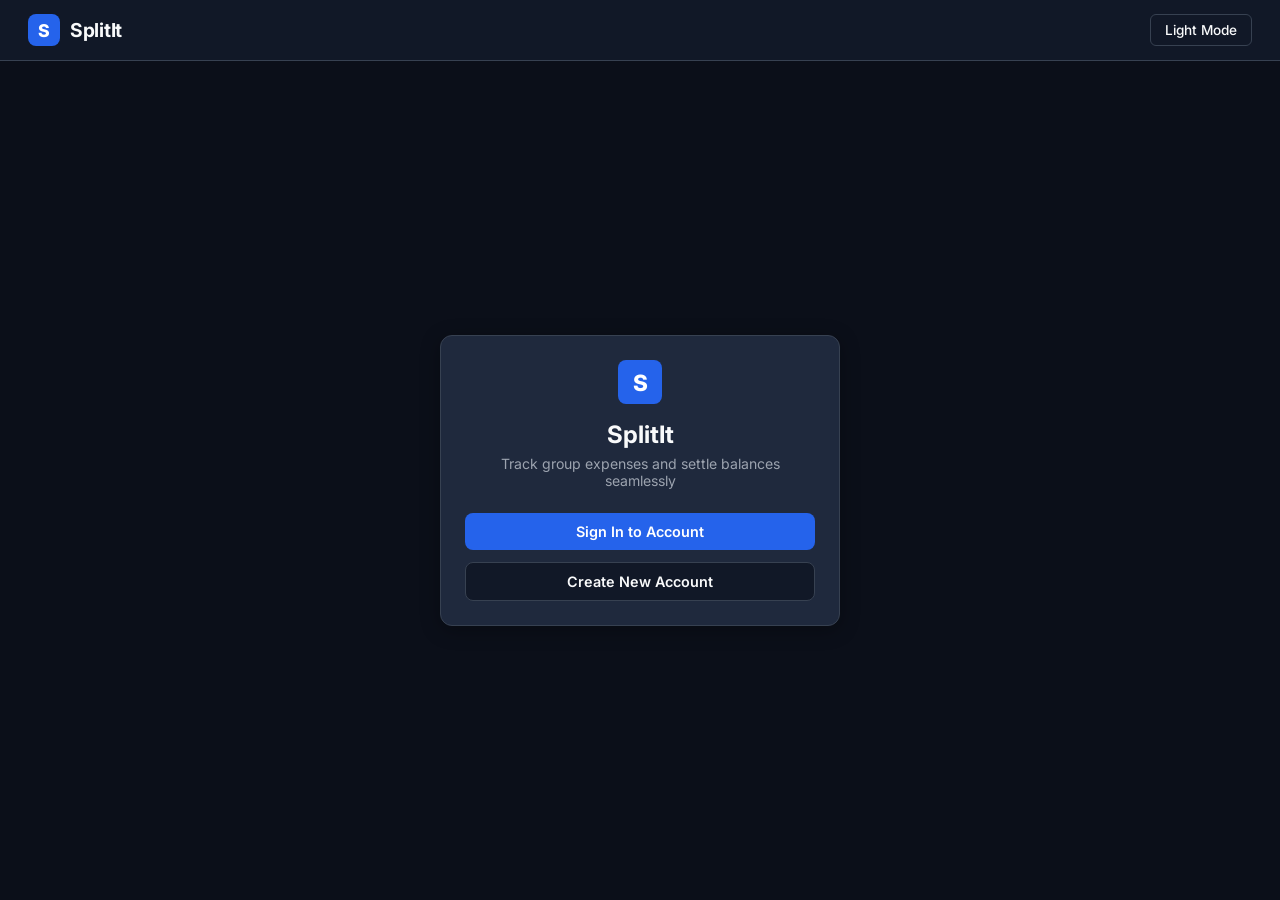
<file: web/index.html>
<!DOCTYPE html>
<html lang="en">
<head>
  <meta charset="UTF-8">
  <meta name="viewport" content="width=device-width, initial-scale=1.0">
  <title>SplitIt - Shared Expense Management</title>
  <link rel="stylesheet" href="css/styles.css">
  <link rel="preconnect" href="https://fonts.googleapis.com">
  <link rel="preconnect" href="https://fonts.gstatic.com" crossorigin>
  <link href="https://fonts.googleapis.com/css2?family=Inter:wght@400;500;600;700&display=swap" rel="stylesheet">
</head>
<body>

  <nav class="navbar">
    <a href="index.html" class="nav-brand">
      <div class="brand-mark">S</div>
      <span class="nav-brand-title">SplitIt</span>
    </a>
    <div class="nav-controls">
      <button id="themeToggleBtn" class="theme-toggle-btn">Light Mode</button>
    </div>
  </nav>

  <main class="main-layout" style="display: flex; align-items: center; justify-content: center;">
    <div class="auth-container">
      <div class="card" style="text-align: center;">
        <div class="brand-mark" style="width: 44px; height: 44px; font-size: 1.4rem; margin: 0 auto 16px;">S</div>
        <h1 style="font-size: 1.5rem; font-weight: 700; color: var(--text-title); margin-bottom: 6px;">SplitIt</h1>
        <p style="color: var(--text-muted); font-size: 0.88rem; margin-bottom: 24px;">
          Track group expenses and settle balances seamlessly
        </p>

        <div style="display: flex; flex-direction: column; gap: 12px;">
          <a href="login.html" class="btn btn-primary">Sign In to Account</a>
          <a href="register.html" class="btn btn-secondary" style="width: 100%;">Create New Account</a>
        </div>
      </div>
    </div>
  </main>

  <script src="js/validation.js"></script>
  <script src="js/app.js"></script>
</body>
</html>
</file>
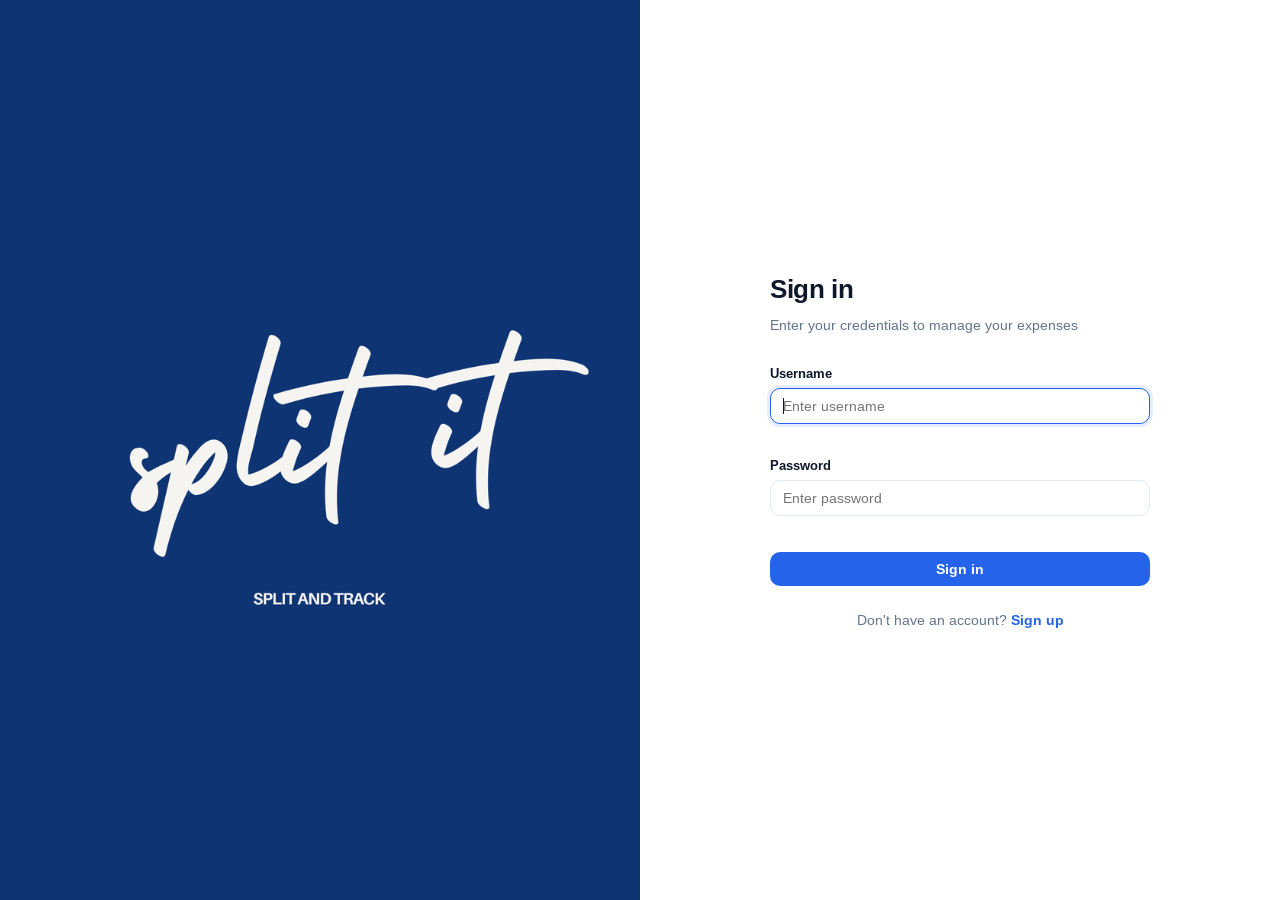
<file: WebContent/index.html>
<!DOCTYPE html>
<html lang="en">
<head>
  <meta charset="UTF-8">
  <meta http-equiv="refresh" content="0; url=login.html">
  <title>Split &amp; Expense Tracker</title>
</head>
<body>
  <p>Redirecting to <a href="login.html">login page</a>...</p>
</body>
</html>
</file>
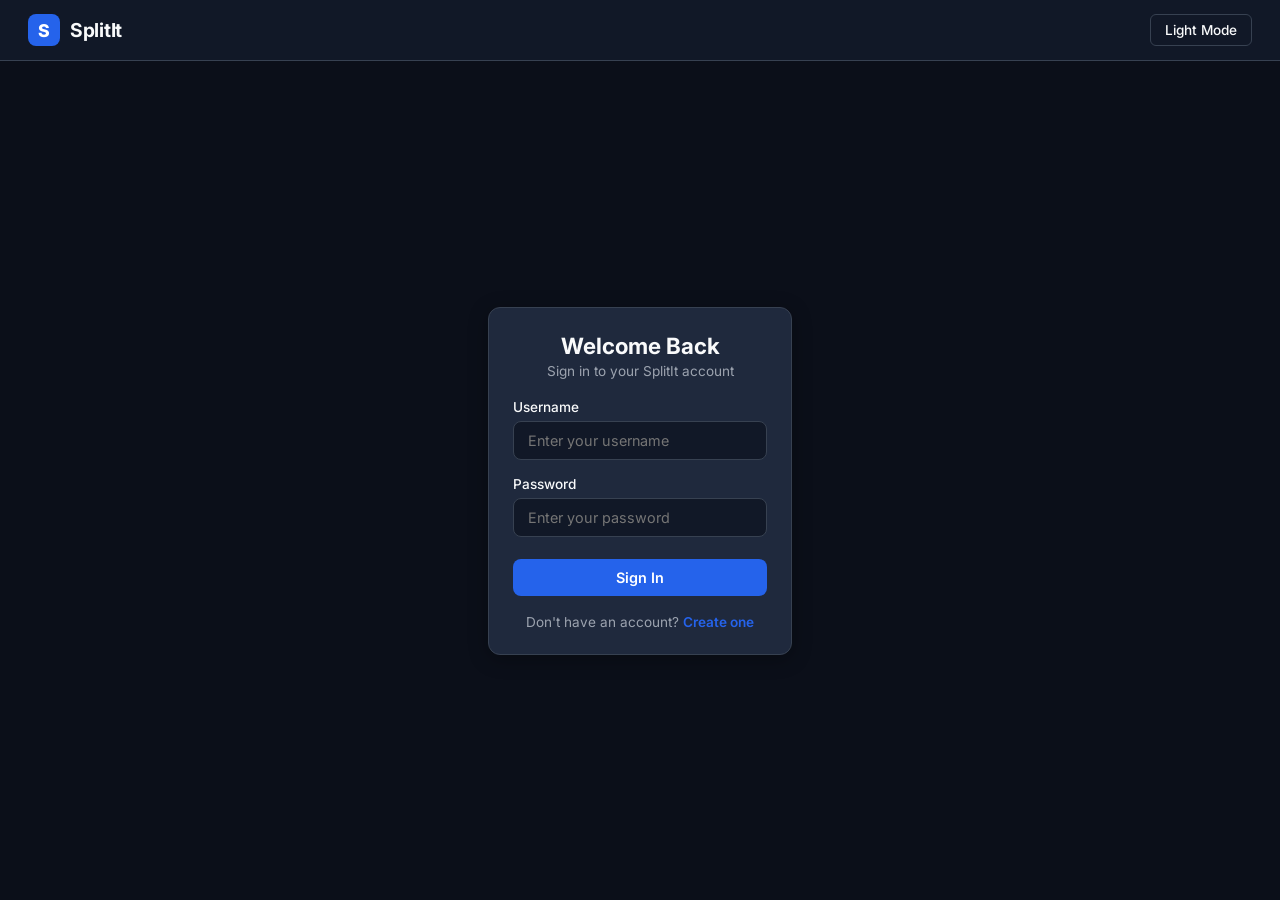
<file: web/dashboard.html>
<!DOCTYPE html>
<html lang="en">
<head>
  <meta charset="UTF-8">
  <meta name="viewport" content="width=device-width, initial-scale=1.0">
  <title>Dashboard - SplitIt</title>
  <link rel="stylesheet" href="css/styles.css">
  <link rel="preconnect" href="https://fonts.googleapis.com">
  <link rel="preconnect" href="https://fonts.gstatic.com" crossorigin>
  <link href="https://fonts.googleapis.com/css2?family=Inter:wght@400;500;600;700&display=swap" rel="stylesheet">
</head>
<body>

  <!-- Navigation Bar -->
  <nav class="navbar">
    <a href="dashboard.html" class="nav-brand">
      <div class="brand-mark">S</div>
      <span class="nav-brand-title">SplitIt</span>
    </a>
    <div class="nav-controls">
      <button id="themeToggleBtn" class="theme-toggle-btn">Light Mode</button>
      
      <!-- Clickable User Profile link pointing to account.html -->
      <a href="account.html" class="user-profile-link">
        <div id="userAvatarInitial" class="avatar-circle">U</div>
        <span id="userNameDisplay" style="font-weight: 600; color: var(--text-title); font-size: 0.88rem;">User</span>
      </a>

      <button id="logoutBtn" class="btn btn-secondary btn-sm" style="color: #ef4444; border-color: rgba(239,68,68,0.3);">
        Logout
      </button>
    </div>
  </nav>

  <main class="main-layout" id="dashboardContent">

    <!-- Header -->
    <div style="margin-bottom: 24px;">
      <h1 style="font-size: 1.6rem; font-weight: 700; color: var(--text-title);">Dashboard</h1>
      <p style="color: var(--text-muted); font-size: 0.88rem; margin-top: 4px;">Track shared expenses and settle balances in Indian Rupees (₹)</p>
    </div>

    <!-- Stats Summary Row (in ₹) -->
    <div class="stats-grid">
      <div class="stat-card">
        <div class="label">Total Expenses</div>
        <div class="value" id="statTotalExpenses">₹0.00</div>
      </div>
      <div class="stat-card">
        <div class="label">You Owe</div>
        <div class="value" id="statYouOwe" style="color: #ef4444;">₹0.00</div>
      </div>
      <div class="stat-card">
        <div class="label">You Are Owed</div>
        <div class="value" id="statYouAreOwed" style="color: #22c55e;">₹0.00</div>
      </div>
    </div>

    <!-- 2-Column Main Dashboard Grid -->
    <div class="dashboard-grid">

      <!-- Left Column: Add Expense Form -->
      <div class="card" style="height: fit-content;">
        <h3 style="font-size: 1.05rem; font-weight: 700; color: var(--text-title); margin-bottom: 16px;">Add New Expense</h3>
        
        <form id="addExpenseForm">
          <div class="form-group">
            <label for="expenseDesc">Description</label>
            <input type="text" id="expenseDesc" class="form-input" placeholder="e.g. Dinner, Rent, Cab" required />
          </div>

          <div class="form-group">
            <label for="expenseAmount">Amount (₹)</label>
            <input type="number" id="expenseAmount" step="0.01" min="0.01" class="form-input" placeholder="0.00" required />
          </div>

          <div class="form-group">
            <label for="expenseSplitWith">Split With</label>
            <select id="expenseSplitWith" class="form-select"></select>
          </div>

          <div class="form-group">
            <label for="expenseCategory">Category</label>
            <select id="expenseCategory" class="form-select">
              <option value="food">Food & Dining</option>
              <option value="travel">Travel & Cab</option>
              <option value="entertainment">Entertainment</option>
              <option value="bills">Bills & Utilities</option>
              <option value="general">General</option>
            </select>
          </div>

          <button type="submit" class="btn btn-primary" style="margin-top: 6px;">
            Save Expense
          </button>
        </form>
      </div>

      <!-- Right Column: Recent Expenses Feed -->
      <div class="card">
        <div style="display: flex; justify-content: space-between; align-items: center; margin-bottom: 16px;">
          <h3 style="font-size: 1.05rem; font-weight: 700; color: var(--text-title);">Recent Activity</h3>
          <a href="account.html" style="font-size: 0.82rem; color: var(--accent-primary); text-decoration: none; font-weight: 600;">View Analytics →</a>
        </div>

        <div id="expenseList" class="expense-list">
          <!-- Dynamically populated via app.js -->
        </div>
      </div>

    </div>
  </main>

  <script src="js/validation.js"></script>
  <script src="js/app.js"></script>
</body>
</html>
</file>
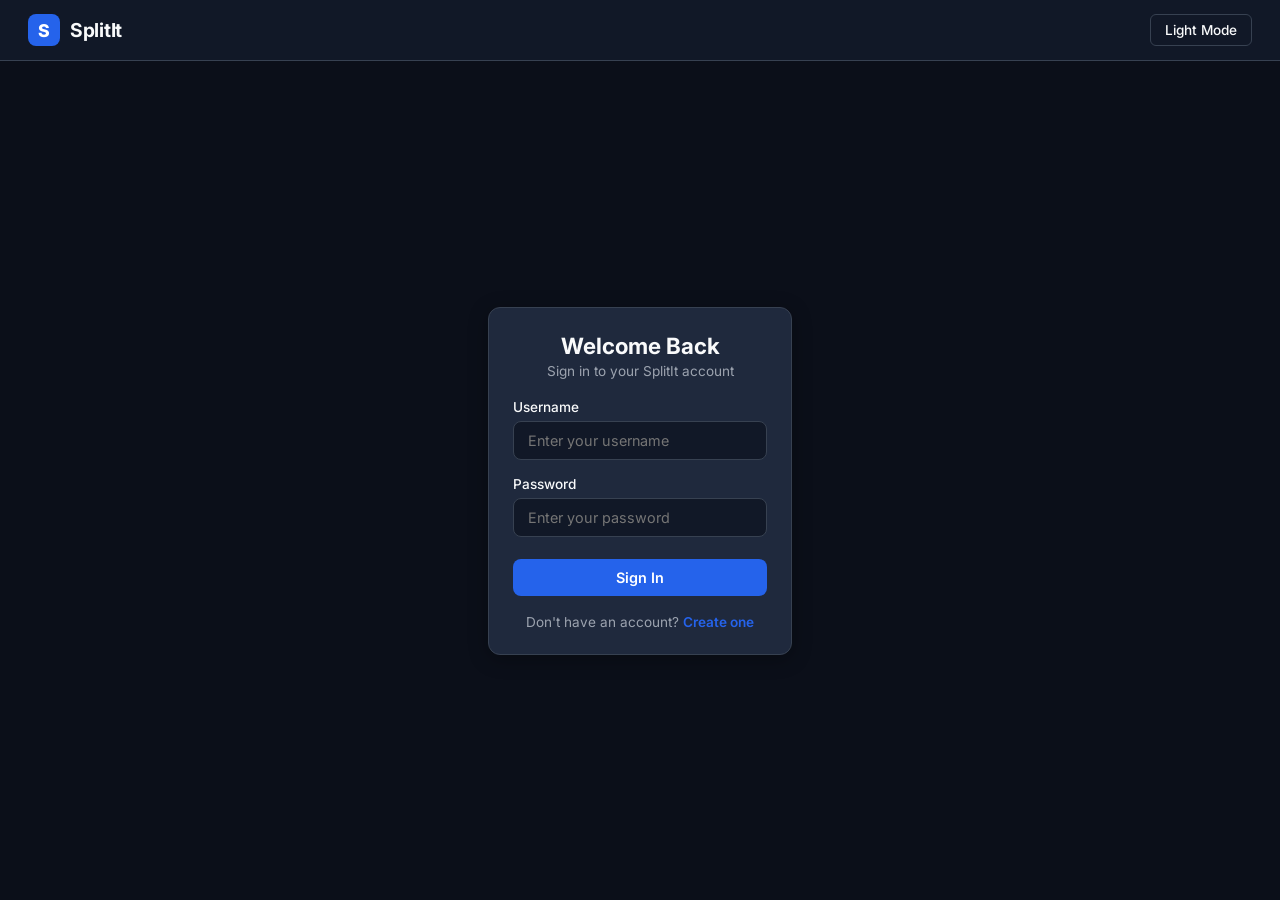
<file: web/login.html>
<!DOCTYPE html>
<html lang="en">
<head>
  <meta charset="UTF-8">
  <meta name="viewport" content="width=device-width, initial-scale=1.0">
  <title>Login - SplitIt</title>
  <link rel="stylesheet" href="css/styles.css">
  <link rel="preconnect" href="https://fonts.googleapis.com">
  <link rel="preconnect" href="https://fonts.gstatic.com" crossorigin>
  <link href="https://fonts.googleapis.com/css2?family=Inter:wght@400;500;600;700&display=swap" rel="stylesheet">
</head>
<body>

  <nav class="navbar">
    <a href="index.html" class="nav-brand">
      <div class="brand-mark">S</div>
      <span class="nav-brand-title">SplitIt</span>
    </a>
    <div class="nav-controls">
      <button id="themeToggleBtn" class="theme-toggle-btn">Light Mode</button>
    </div>
  </nav>

  <main class="main-layout" style="display: flex; align-items: center; justify-content: center;">
    <div class="auth-container">
      <div class="card">
        <div style="text-align: center; margin-bottom: 20px;">
          <h1 style="font-size: 1.4rem; font-weight: 700; color: var(--text-title);">Welcome Back</h1>
          <p style="color: var(--text-muted); font-size: 0.85rem; margin-top: 4px;">Sign in to your SplitIt account</p>
        </div>

        <div id="alertBanner" class="alert"></div>

        <form id="loginForm" novalidate>
          <div class="form-group">
            <label for="username">Username</label>
            <input type="text" id="username" class="form-input" placeholder="Enter your username" required />
          </div>

          <div class="form-group">
            <label for="password">Password</label>
            <input type="password" id="password" class="form-input" placeholder="Enter your password" required />
          </div>

          <button type="submit" class="btn btn-primary" style="margin-top: 6px;">Sign In</button>
        </form>

        <div style="text-align: center; margin-top: 18px; font-size: 0.85rem; color: var(--text-muted);">
          Don't have an account? <a href="register.html" style="color: var(--accent-primary); text-decoration: none; font-weight: 600;">Create one</a>
        </div>
      </div>
    </div>
  </main>

  <script src="js/validation.js"></script>
  <script src="js/app.js"></script>
</body>
</html>
</file>
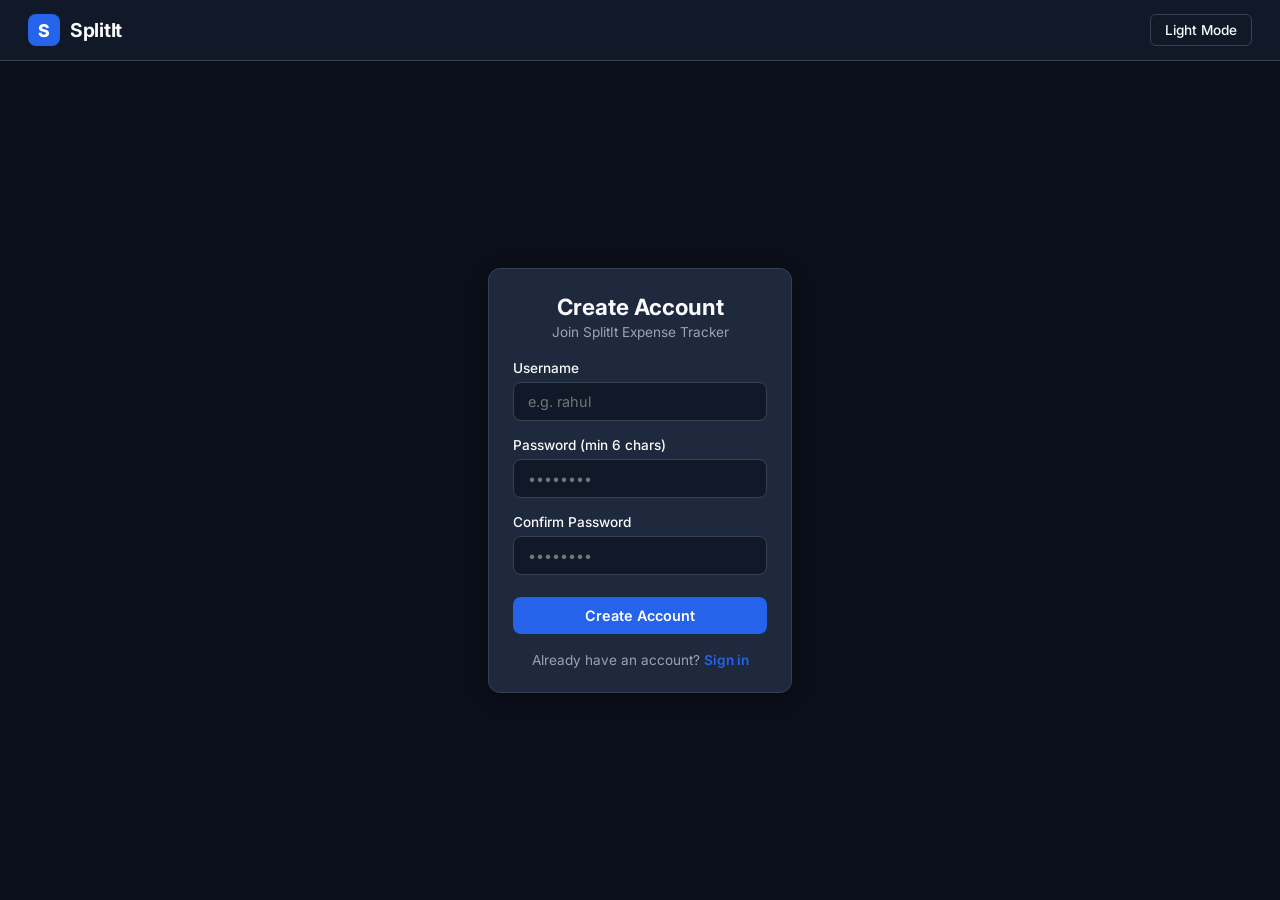
<file: web/register.html>
<!DOCTYPE html>
<html lang="en">
<head>
  <meta charset="UTF-8">
  <meta name="viewport" content="width=device-width, initial-scale=1.0">
  <title>Register - SplitIt</title>
  <link rel="stylesheet" href="css/styles.css">
  <link rel="preconnect" href="https://fonts.googleapis.com">
  <link rel="preconnect" href="https://fonts.gstatic.com" crossorigin>
  <link href="https://fonts.googleapis.com/css2?family=Inter:wght@400;500;600;700&display=swap" rel="stylesheet">
</head>
<body>

  <nav class="navbar">
    <a href="index.html" class="nav-brand">
      <div class="brand-mark">S</div>
      <span class="nav-brand-title">SplitIt</span>
    </a>
    <div class="nav-controls">
      <button id="themeToggleBtn" class="theme-toggle-btn">Light Mode</button>
    </div>
  </nav>

  <main class="main-layout" style="display: flex; align-items: center; justify-content: center;">
    <div class="auth-container">
      <div class="card">
        <div style="text-align: center; margin-bottom: 20px;">
          <h1 style="font-size: 1.4rem; font-weight: 700; color: var(--text-title);">Create Account</h1>
          <p style="color: var(--text-muted); font-size: 0.85rem; margin-top: 4px;">Join SplitIt Expense Tracker</p>
        </div>

        <div id="alertBanner" class="alert"></div>

        <form id="registerForm" novalidate>
          <div class="form-group">
            <label for="username">Username</label>
            <input type="text" id="username" class="form-input" placeholder="e.g. rahul" required />
          </div>

          <div class="form-group">
            <label for="password">Password (min 6 chars)</label>
            <input type="password" id="password" class="form-input" placeholder="••••••••" required />
          </div>

          <div class="form-group">
            <label for="confirmPassword">Confirm Password</label>
            <input type="password" id="confirmPassword" class="form-input" placeholder="••••••••" required />
          </div>

          <button type="submit" class="btn btn-primary" style="margin-top: 6px;">Create Account</button>
        </form>

        <div style="text-align: center; margin-top: 18px; font-size: 0.85rem; color: var(--text-muted);">
          Already have an account? <a href="login.html" style="color: var(--accent-primary); text-decoration: none; font-weight: 600;">Sign in</a>
        </div>
      </div>
    </div>
  </main>

  <script src="js/validation.js"></script>
  <script src="js/app.js"></script>
</body>
</html>
</file>
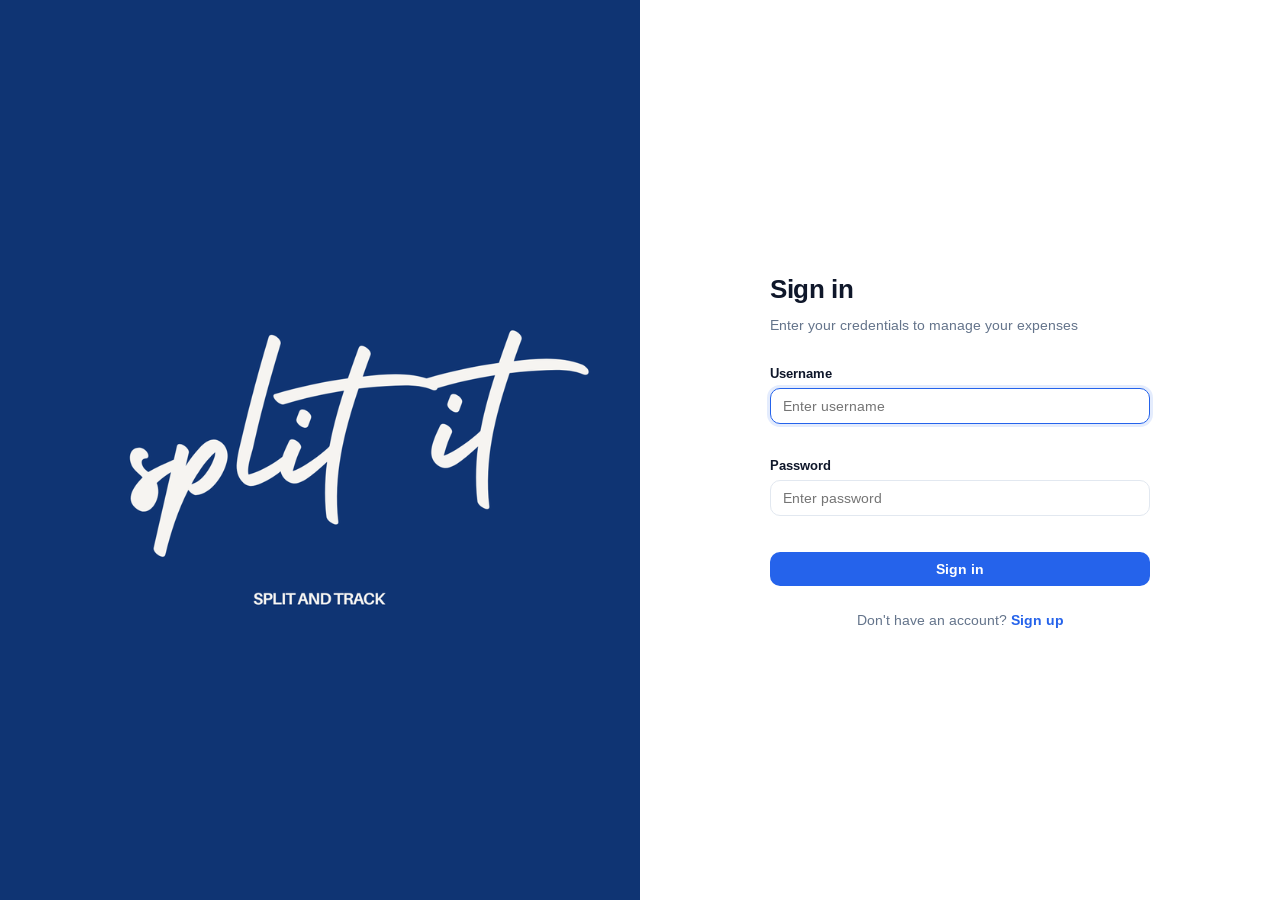
<file: WebContent/login.html>
<!DOCTYPE html>
<html lang="en">
<head>
  <meta charset="UTF-8">
  <meta name="viewport" content="width=device-width, initial-scale=1.0">
  <title>Sign In - Split It</title>
  <link rel="preconnect" href="https://fonts.googleapis.com">
  <link rel="preconnect" href="https://fonts.gstatic.com" crossorigin>
  <link href="https://fonts.googleapis.com/css2?family=Arimo:ital,wght@0,400..700;1,400..700&display=swap" rel="stylesheet">
  <link rel="stylesheet" href="css/style.css">
</head>
<body class="auth-split-body">

  <div class="split-auth-container">
    <!-- Left 50%: Image fills entire left half -->
    <div class="split-auth-left">
      <img src="images/login_hero.png" alt="Split It" class="split-hero-logo">
    </div>

    <!-- Right 50%: Centered Login Form with pure white background -->
    <div class="split-auth-right">
      <div class="auth-form-card">
        <div class="auth-form-header">
          <h1 class="auth-form-title">Sign in</h1>
          <p class="auth-form-subtitle">Enter your credentials to manage your expenses</p>
        </div>

        <div id="authAlert" class="alert-message"></div>

        <form id="loginForm" action="login" method="POST" class="auth-fields">
          <div class="form-group">
            <label class="form-label" for="username">Username</label>
            <input type="text" id="username" name="username" class="form-input" placeholder="Enter username" autocomplete="username" required autofocus>
          </div>

          <div class="form-group">
            <label class="form-label" for="password">Password</label>
            <input type="password" id="password" name="password" class="form-input" placeholder="Enter password" autocomplete="current-password" required>
          </div>

          <button type="submit" class="btn-primary auth-submit-btn">Sign in</button>
        </form>

        <p class="auth-switch-text">
          Don't have an account? <a href="register.html">Sign up</a>
        </p>
      </div>
    </div>
  </div>

  <script>
    const params = new URLSearchParams(window.location.search);
    const err = params.get('error');
    if (err) {
      const alertEl = document.getElementById('authAlert');
      alertEl.textContent = decodeURIComponent(err);
      alertEl.className = 'alert-message error';
    }
  </script>
</body>
</html>
</file>
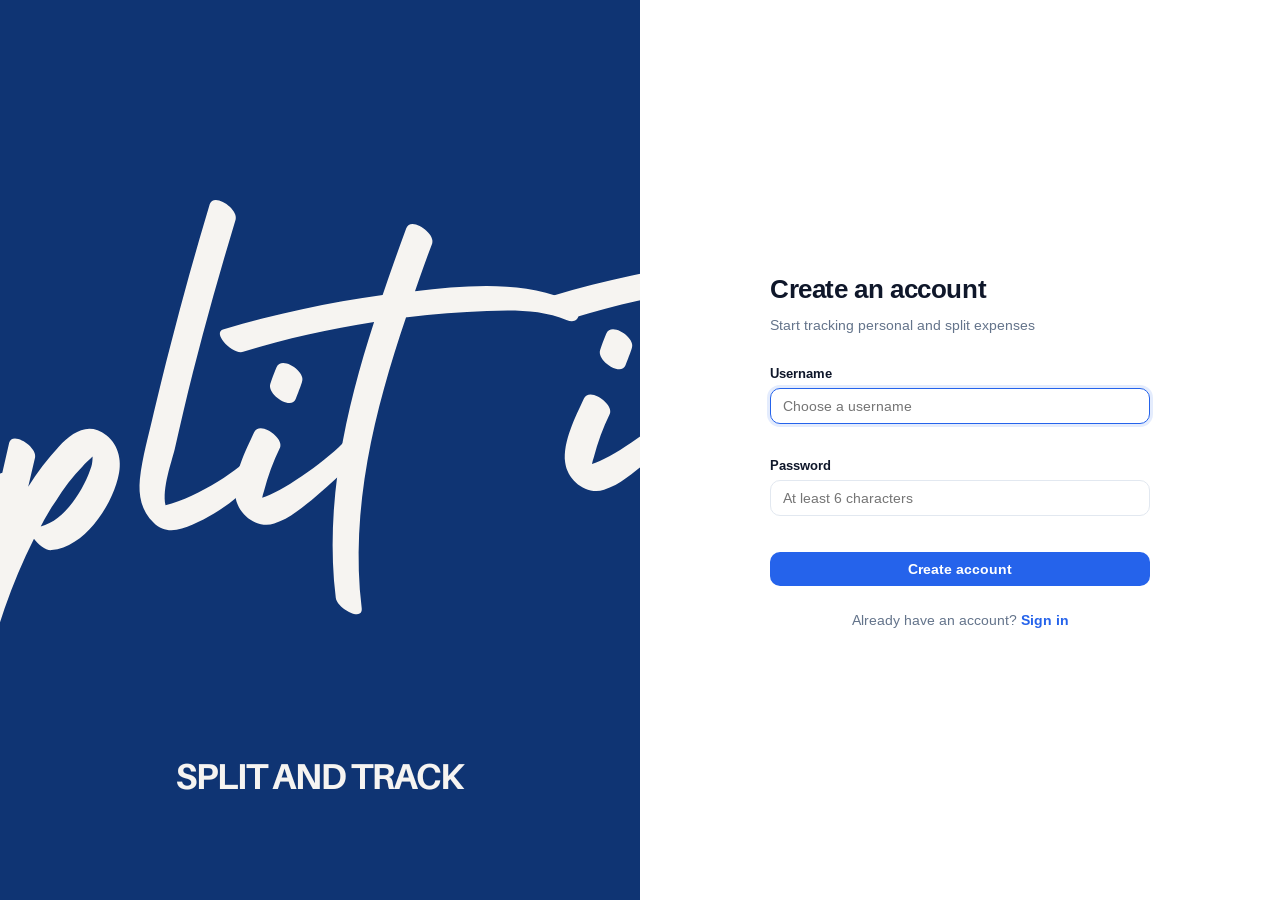
<file: WebContent/register.html>
<!DOCTYPE html>
<html lang="en">
<head>
  <meta charset="UTF-8">
  <meta name="viewport" content="width=device-width, initial-scale=1.0">
  <title>Sign Up - Split It</title>
  <link rel="preconnect" href="https://fonts.googleapis.com">
  <link rel="preconnect" href="https://fonts.gstatic.com" crossorigin>
  <link href="https://fonts.googleapis.com/css2?family=Arimo:ital,wght@0,400..700;1,400..700&display=swap" rel="stylesheet">
  <link rel="stylesheet" href="css/style.css">
</head>
<body class="auth-split-body">

  <div class="split-auth-container">
    <!-- Left 50%: Image fills entire left half -->
    <div class="split-auth-left">
      <img src="images/split_it_logo.png" alt="Split It" class="split-hero-logo">
    </div>

    <!-- Right 50%: Centered Register Form with pure white background -->
    <div class="split-auth-right">
      <div class="auth-form-card">
        <div class="auth-form-header">
          <h1 class="auth-form-title">Create an account</h1>
          <p class="auth-form-subtitle">Start tracking personal and split expenses</p>
        </div>

        <div id="authAlert" class="alert-message"></div>

        <form id="registerForm" action="register" method="POST" class="auth-fields">
          <div class="form-group">
            <label class="form-label" for="username">Username</label>
            <input type="text" id="username" name="username" class="form-input" placeholder="Choose a username" required autofocus>
          </div>

          <div class="form-group">
            <label class="form-label" for="password">Password</label>
            <input type="password" id="password" name="password" class="form-input" placeholder="At least 6 characters" minlength="6" required>
          </div>

          <button type="submit" class="btn-primary auth-submit-btn">Create account</button>
        </form>

        <p class="auth-switch-text">
          Already have an account? <a href="login.html">Sign in</a>
        </p>
      </div>
    </div>
  </div>

  <script>
    const params = new URLSearchParams(window.location.search);
    const err = params.get('error');
    if (err) {
      const alertEl = document.getElementById('authAlert');
      alertEl.textContent = decodeURIComponent(err);
      alertEl.className = 'alert-message error';
    }
  </script>
</body>
</html>
</file>
<file: web/css/styles.css>
/* SplitIt - Modern Professional Financial UI */

:root {
  /* Dark Mode (Default Obsidian Pitch Black) */
  --bg-main: #0b0f19;
  --bg-nav: #111827;
  --bg-card: #1f293d;
  --bg-card-hover: #26334d;
  --bg-input: #111827;
  
  --border-subtle: #374151;
  --border-focus: #3b82f6;
  
  --text-title: #f9fafb;
  --text-body: #d1d5db;
  --text-muted: #9ca3af;
  
  --accent-primary: #2563eb;
  --accent-hover: #1d4ed8;
  
  --card-shadow: 0 4px 20px rgba(0, 0, 0, 0.3);
  --badge-unpaid-bg: rgba(220, 38, 38, 0.15);
  --badge-unpaid-text: #fca5a5;
  --badge-paid-bg: rgba(22, 163, 74, 0.15);
  --badge-paid-text: #86efac;
  
  --radius-lg: 12px;
  --radius-md: 8px;
}

[data-theme="light"] {
  /* Light Mode */
  --bg-main: #f3f4f6;
  --bg-nav: #ffffff;
  --bg-card: #ffffff;
  --bg-card-hover: #f9fafb;
  --bg-input: #f3f4f6;
  
  --border-subtle: #e5e7eb;
  --border-focus: #2563eb;
  
  --text-title: #111827;
  --text-body: #374151;
  --text-muted: #6b7280;
  
  --accent-primary: #2563eb;
  --accent-hover: #1d4ed8;

  --card-shadow: 0 1px 3px rgba(0, 0, 0, 0.1), 0 1px 2px rgba(0, 0, 0, 0.06);
  --badge-unpaid-bg: #fee2e2;
  --badge-unpaid-text: #991b1b;
  --badge-paid-bg: #dcfce7;
  --badge-paid-text: #166534;
}

* {
  margin: 0;
  padding: 0;
  box-sizing: border-box;
  font-family: 'Inter', -apple-system, BlinkMacSystemFont, "Segoe UI", Roboto, sans-serif;
  transition: background-color 0.2s ease, border-color 0.2s ease, color 0.2s ease;
}

body {
  background-color: var(--bg-main);
  color: var(--text-body);
  min-height: 100vh;
  display: flex;
  flex-direction: column;
}

/* Navbar */
.navbar {
  width: 100%;
  background: var(--bg-nav);
  border-bottom: 1px solid var(--border-subtle);
  padding: 14px 28px;
  position: sticky;
  top: 0;
  z-index: 100;
  display: flex;
  justify-content: space-between;
  align-items: center;
}

.nav-brand {
  display: flex;
  align-items: center;
  gap: 10px;
  text-decoration: none;
}

.brand-mark {
  width: 32px;
  height: 32px;
  background: var(--accent-primary);
  color: white;
  border-radius: 8px;
  display: flex;
  align-items: center;
  justify-content: center;
  font-weight: 800;
  font-size: 1.1rem;
}

.nav-brand-title {
  font-size: 1.2rem;
  font-weight: 700;
  color: var(--text-title);
  letter-spacing: -0.3px;
}

.nav-controls {
  display: flex;
  align-items: center;
  gap: 14px;
}

.theme-toggle-btn {
  background: var(--bg-input);
  border: 1px solid var(--border-subtle);
  color: var(--text-title);
  padding: 7px 14px;
  border-radius: 6px;
  cursor: pointer;
  font-weight: 500;
  font-size: 0.85rem;
}

.theme-toggle-btn:hover {
  border-color: var(--border-focus);
}

.user-profile-link {
  display: flex;
  align-items: center;
  gap: 10px;
  text-decoration: none;
  background: var(--bg-input);
  padding: 6px 14px;
  border-radius: 20px;
  border: 1px solid var(--border-subtle);
}

.user-profile-link:hover {
  border-color: var(--border-focus);
}

.avatar-circle {
  width: 28px;
  height: 28px;
  border-radius: 50%;
  background: var(--accent-primary);
  color: white;
  display: flex;
  align-items: center;
  justify-content: center;
  font-size: 0.85rem;
  font-weight: 700;
}

/* Layout */
.main-layout {
  width: 100%;
  max-width: 1120px;
  margin: 0 auto;
  padding: 28px 20px;
  flex: 1;
}

.auth-container {
  max-width: 400px;
  margin: 50px auto;
}

.card {
  background: var(--bg-card);
  border: 1px solid var(--border-subtle);
  border-radius: var(--radius-lg);
  padding: 24px;
  box-shadow: var(--card-shadow);
}

/* Stats Row */
.stats-grid {
  display: grid;
  grid-template-columns: repeat(auto-fit, minmax(220px, 1fr));
  gap: 16px;
  margin-bottom: 24px;
}

.stat-card {
  background: var(--bg-card);
  border: 1px solid var(--border-subtle);
  border-radius: var(--radius-lg);
  padding: 20px;
}

.stat-card .label {
  font-size: 0.8rem;
  font-weight: 600;
  text-transform: uppercase;
  color: var(--text-muted);
  letter-spacing: 0.5px;
}

.stat-card .value {
  font-size: 1.5rem;
  font-weight: 700;
  color: var(--text-title);
  margin-top: 6px;
}

/* 2 Column Dashboard Grid */
.dashboard-grid {
  display: grid;
  grid-template-columns: 340px 1fr;
  gap: 20px;
}

@media (max-width: 840px) {
  .dashboard-grid {
    grid-template-columns: 1fr;
  }
}

/* Charts Grid for Account Page */
.charts-grid {
  display: grid;
  grid-template-columns: 1fr 1fr;
  gap: 20px;
  margin-top: 24px;
}

@media (max-width: 768px) {
  .charts-grid {
    grid-template-columns: 1fr;
  }
}

.chart-card {
  background: var(--bg-card);
  border: 1px solid var(--border-subtle);
  border-radius: var(--radius-lg);
  padding: 20px;
}

.chart-card h4 {
  font-size: 0.95rem;
  font-weight: 600;
  color: var(--text-title);
  margin-bottom: 16px;
}

/* Form Styling */
.form-group {
  margin-bottom: 16px;
}

.form-group label {
  display: block;
  font-size: 0.85rem;
  font-weight: 500;
  color: var(--text-title);
  margin-bottom: 6px;
}

.form-input, .form-select {
  width: 100%;
  padding: 10px 14px;
  background: var(--bg-input);
  border: 1px solid var(--border-subtle);
  border-radius: var(--radius-md);
  color: var(--text-title);
  font-size: 0.9rem;
  outline: none;
}

.form-input:focus, .form-select:focus {
  border-color: var(--border-focus);
}

/* Buttons */
.btn {
  padding: 10px 18px;
  border-radius: var(--radius-md);
  font-weight: 600;
  font-size: 0.9rem;
  cursor: pointer;
  border: none;
  display: inline-flex;
  align-items: center;
  justify-content: center;
  gap: 8px;
  text-decoration: none;
}

.btn-primary {
  background: var(--accent-primary);
  color: #ffffff;
  width: 100%;
}

.btn-primary:hover {
  background: var(--accent-hover);
}

.btn-secondary {
  background: var(--bg-input);
  border: 1px solid var(--border-subtle);
  color: var(--text-title);
}

.btn-secondary:hover {
  border-color: var(--border-focus);
}

.btn-sm {
  padding: 5px 12px;
  font-size: 0.8rem;
}

.btn-success-sm {
  background: rgba(34, 197, 94, 0.15);
  border: 1px solid rgba(34, 197, 94, 0.4);
  color: #4ade80;
}

[data-theme="light"] .btn-success-sm {
  background: #dcfce7;
  border-color: #86efac;
  color: #166534;
}

.btn-success-sm:hover {
  background: rgba(34, 197, 94, 0.3);
}

/* Expenses List */
.expense-list {
  display: flex;
  flex-direction: column;
  gap: 12px;
}

.expense-card {
  background: var(--bg-input);
  border: 1px solid var(--border-subtle);
  border-radius: var(--radius-md);
  padding: 14px 16px;
  display: flex;
  justify-content: space-between;
  align-items: center;
}

.expense-title {
  font-size: 0.9rem;
  font-weight: 600;
  color: var(--text-title);
}

.expense-meta {
  font-size: 0.78rem;
  color: var(--text-muted);
  margin-top: 3px;
}

.expense-amount {
  font-size: 1rem;
  font-weight: 700;
  color: var(--text-title);
  text-align: right;
}

/* Badges */
.badge {
  padding: 3px 8px;
  border-radius: 4px;
  font-size: 0.72rem;
  font-weight: 600;
  text-transform: uppercase;
}

.badge-unpaid {
  background: var(--badge-unpaid-bg);
  color: var(--badge-unpaid-text);
}

.badge-paid {
  background: var(--badge-paid-bg);
  color: var(--badge-paid-text);
}

/* Alert Banner */
.alert {
  padding: 10px 14px;
  border-radius: var(--radius-md);
  font-size: 0.85rem;
  margin-bottom: 16px;
  display: none;
}

.alert-error {
  background: rgba(239, 68, 68, 0.15);
  border: 1px solid #ef4444;
  color: #fca5a5;
}

[data-theme="light"] .alert-error {
  background: #fee2e2;
  border-color: #fca5a5;
  color: #991b1b;
}

.alert-success {
  background: rgba(34, 197, 94, 0.15);
  border: 1px solid #22c55e;
  color: #86efac;
}

[data-theme="light"] .alert-success {
  background: #dcfce7;
  border-color: #86efac;
  color: #166534;
}

.alert.show {
  display: block;
}

.empty-state {
  text-align: center;
  padding: 30px;
  color: var(--text-muted);
  font-size: 0.88rem;
}
</file>
<file: WebContent/css/style.css>
/* ============================================================
   SPLIT IT - CLEAN BLUE DESIGN SYSTEM
   Font: Arimo | 50/50 Auth Layout | Clean SVGs (No Emojis)
   ============================================================ */

:root {
  /* Light Mode Palette */
  --bg-app: #F8FAFC;
  --bg-card: #FFFFFF;
  --bg-card-hover: #F1F5F9;
  --bg-subtle: #F1F5F9;
  --bg-input: #FFFFFF;
  --border-subtle: #E2E8F0;
  --border-medium: #CBD5E1;
  --border-focus: #2563EB;

  --text-main: #0F172A;
  --text-muted: #475569;
  --text-faint: #94A3B8;

  --blue-primary: #2563EB;
  --blue-hover: #1D4ED8;
  --blue-light: #EFF6FF;
  --blue-border: #BFDBFE;

  --green-main: #059669;
  --green-bg: #ECFDF5;
  --green-border: #A7F3D0;

  --amber-main: #D97706;
  --amber-bg: #FFFBEB;
  --amber-border: #FDE68A;

  --red-main: #DC2626;
  --red-bg: #FEF2F2;

  --shadow-sm: 0 1px 3px rgba(15, 23, 42, 0.06);
  --shadow-md: 0 4px 6px -1px rgba(15, 23, 42, 0.08), 0 2px 4px -2px rgba(15, 23, 42, 0.06);
  --shadow-lg: 0 10px 15px -3px rgba(15, 23, 42, 0.08), 0 4px 6px -4px rgba(15, 23, 42, 0.04);

  --radius-sm: 6px;
  --radius-md: 10px;
  --radius-lg: 14px;
  --radius-full: 9999px;

  --font-family: 'Arimo', -apple-system, BlinkMacSystemFont, "Segoe UI", Roboto, sans-serif;
}

[data-theme="dark"] {
  /* Dark Mode Palette - Refined Deep Blue */
  --bg-app: #0B1120;
  --bg-card: #131E36;
  --bg-card-hover: #1A2849;
  --bg-subtle: #182544;
  --bg-input: #10192E;
  --border-subtle: #203158;
  --border-medium: #2E457A;
  --border-focus: #3B82F6;

  --text-main: #F8FAFC;
  --text-muted: #94A3B8;
  --text-faint: #64748B;

  --blue-primary: #3B82F6;
  --blue-hover: #60A5FA;
  --blue-light: rgba(59, 130, 246, 0.14);
  --blue-border: rgba(59, 130, 246, 0.35);

  --green-main: #34D399;
  --green-bg: rgba(16, 185, 129, 0.14);
  --green-border: rgba(16, 185, 129, 0.28);

  --amber-main: #FBBF24;
  --amber-bg: rgba(245, 158, 11, 0.14);
  --amber-border: rgba(245, 158, 11, 0.28);

  --red-main: #F87171;
  --red-bg: rgba(239, 68, 68, 0.14);

  --shadow-sm: 0 1px 2px rgba(0, 0, 0, 0.3);
  --shadow-md: 0 4px 10px rgba(0, 0, 0, 0.35);
  --shadow-lg: 0 14px 28px rgba(0, 0, 0, 0.45);
}

/* Base Reset */
*, *::before, *::after {
  box-sizing: border-box;
  margin: 0;
  padding: 0;
}

body {
  font-family: var(--font-family);
  background-color: var(--bg-app);
  color: var(--text-main);
  line-height: 1.5;
  transition: background-color 0.15s ease, color 0.15s ease;
  min-height: 100vh;
  -webkit-font-smoothing: antialiased;
}

/* ================= 50/50 SPLIT AUTH LAYOUT ================= */
.auth-split-body {
  margin: 0;
  padding: 0;
  min-height: 100vh;
  background-color: #FFFFFF;
}

.split-auth-container {
  display: grid;
  grid-template-columns: 1fr 1fr;
  min-height: 100vh;
  width: 100vw;
}

/* Left 50%: Split It Logo Showcase */
.split-auth-left {
  background-color: #0F3473;
  width: 100%;
  height: 100vh;
  margin: 0;
  padding: 0;
  overflow: hidden;
  display: flex;
  align-items: center;
  justify-content: center;
}



.split-left-content {
  display: flex;
  align-items: center;
  justify-content: center;
  width: 100%;
  max-width: 460px;
}



/* Right 50%: Centered Form with Pure White Background */
.split-auth-right {
  background-color: #FFFFFF !important;
  display: flex;
  align-items: center;
  justify-content: center;
  padding: 40px 32px;
}

.auth-form-card {
  width: 100%;
  max-width: 380px;
}

.auth-form-header {
  margin-bottom: 28px;
}

.auth-form-title {
  font-size: 26px;
  font-weight: 700;
  color: #0F172A;
  letter-spacing: -0.4px;
  margin-bottom: 6px;
}

.auth-form-subtitle {
  font-size: 14px;
  color: #64748B;
}

.auth-fields {
  display: flex;
  flex-direction: column;
  gap: 16px;
}

.auth-submit-btn {
  width: 100%;
  justify-content: center;
  padding: 12px;
  font-size: 14.5px;
  margin-top: 4px;
}

.auth-switch-text {
  margin-top: 24px;
  font-size: 13.5px;
  color: #64748B;
  text-align: center;
}

.auth-switch-text a {
  color: #2563EB;
  font-weight: 600;
  text-decoration: none;
}

.auth-switch-text a:hover {
  text-decoration: underline;
}

.alert-message {
  padding: 10px 14px;
  border-radius: var(--radius-sm);
  font-size: 13px;
  margin-bottom: 16px;
  display: none;
}

.alert-message.error {
  background: #FEF2F2;
  color: #DC2626;
  border: 1px solid #FCA5A5;
  display: block;
}

@media (max-width: 820px) {
  .split-auth-container {
    grid-template-columns: 1fr;
  }
  .split-auth-left {
  background-color: #0F3473;
  width: 100%;
  height: 100vh;
  margin: 0;
  padding: 0;
  overflow: hidden;
  display: flex;
  align-items: center;
  justify-content: center;
}


  
  .split-auth-right {
    padding: 40px 24px;
  }
}

/* ================= Navbar ================= */
.app-header {
  background: var(--bg-card);
  border-bottom: 1px solid var(--border-subtle);
  position: sticky;
  top: 0;
  z-index: 100;
  transition: background-color 0.15s ease, border-color 0.15s ease;
}

.nav-container {
  max-width: 1140px;
  margin: 0 auto;
  padding: 10px 24px;
  display: flex;
  align-items: center;
  justify-content: space-between;
}

.brand-wrap {
  display: flex;
  align-items: center;
  text-decoration: none;
}

.brand-wrap {
  display: flex;
  align-items: center;
  gap: 12px;
  text-decoration: none;
}

.logo-circle-wrap {
  width: 40px;
  height: 40px;
  border-radius: 50%;
  overflow: hidden;
  display: flex;
  align-items: center;
  justify-content: center;
  background-color: #0F3473;
  box-shadow: 0 1px 3px rgba(15, 23, 42, 0.15);
  flex-shrink: 0;
}

.logo-circle-wrap .navbar-logo-img {
  width: 100%;
  height: 100%;
  object-fit: cover;
  transform: scale(1.6);
  display: block;
}

.brand-name-text {
  font-family: var(--font-family);
  font-size: 19px;
  font-weight: 700;
  color: var(--text-main);
  letter-spacing: -0.3px;
}

.nav-actions {
  display: flex;
  align-items: center;
  gap: 12px;
}

/* User Profile Trigger Button */
.user-profile-btn {
  display: flex;
  align-items: center;
  gap: 8px;
  padding: 5px 12px 5px 6px;
  background: var(--bg-subtle);
  border: 1px solid var(--border-subtle);
  border-radius: var(--radius-full);
  cursor: pointer;
  color: var(--text-main);
  font-size: 13.5px;
  font-weight: 600;
  font-family: inherit;
  transition: all 0.15s ease;
}

.user-profile-btn:hover {
  border-color: var(--border-medium);
}

.user-avatar-circle {
  width: 26px;
  height: 26px;
  border-radius: 50%;
  background: var(--blue-primary);
  color: #fff;
  font-size: 12.5px;
  font-weight: 700;
  display: flex;
  align-items: center;
  justify-content: center;
}

/* Theme Toggle Button */
.theme-toggle-btn {
  background: var(--bg-subtle);
  border: 1px solid var(--border-subtle);
  border-radius: var(--radius-md);
  padding: 7px 12px;
  cursor: pointer;
  color: var(--text-main);
  display: flex;
  align-items: center;
  gap: 7px;
  font-size: 13px;
  font-weight: 500;
  font-family: inherit;
  transition: all 0.15s ease;
}

.theme-toggle-btn:hover {
  border-color: var(--border-medium);
}

.theme-icon {
  color: var(--text-muted);
}

/* Logout Button */
.logout-btn {
  background: transparent;
  border: 1px solid var(--border-subtle);
  border-radius: var(--radius-md);
  padding: 7px 12px;
  color: var(--red-main);
  font-size: 13px;
  font-weight: 600;
  cursor: pointer;
  text-decoration: none;
  display: inline-flex;
  align-items: center;
  transition: all 0.15s ease;
}

.logout-btn:hover {
  background: var(--red-bg);
  border-color: var(--red-main);
}

/* ================= Main Container ================= */
.main-wrapper {
  max-width: 1140px;
  margin: 0 auto;
  padding: 24px 24px 60px;
}

/* ================= Top Metrics ================= */
.metrics-grid {
  display: grid;
  grid-template-columns: repeat(3, 1fr);
  gap: 16px;
  margin-bottom: 24px;
}

.metric-card {
  background: var(--bg-card);
  border: 1px solid var(--border-subtle);
  border-radius: var(--radius-md);
  padding: 18px 20px;
  box-shadow: var(--shadow-sm);
  transition: all 0.15s ease;
}

.metric-card:hover {
  border-color: var(--border-medium);
}

.metric-card-header {
  display: flex;
  align-items: center;
  justify-content: space-between;
  margin-bottom: 8px;
}

.metric-label {
  font-size: 12.5px;
  font-weight: 600;
  color: var(--text-muted);
  text-transform: uppercase;
  letter-spacing: 0.5px;
}

.metric-tag {
  font-size: 11px;
  font-weight: 600;
  padding: 2px 7px;
  border-radius: var(--radius-full);
}

.metric-tag.blue { background: var(--blue-light); color: var(--blue-primary); }
.metric-tag.green { background: var(--green-bg); color: var(--green-main); }
.metric-tag.amber { background: var(--amber-bg); color: var(--amber-main); }

.metric-value {
  font-size: 26px;
  font-weight: 700;
  letter-spacing: -0.4px;
  color: var(--text-main);
}

.metric-sub {
  font-size: 12px;
  color: var(--text-faint);
  margin-top: 4px;
}

/* ================= Control Bar (Tabs + Search + Add) ================= */
.action-bar {
  display: flex;
  align-items: center;
  justify-content: space-between;
  gap: 16px;
  margin-bottom: 18px;
  flex-wrap: wrap;
}

/* View Tabs */
.view-tabs {
  display: flex;
  background: var(--bg-subtle);
  padding: 3px;
  border-radius: var(--radius-md);
  border: 1px solid var(--border-subtle);
  gap: 2px;
}

.tab-btn {
  background: transparent;
  border: none;
  padding: 7px 16px;
  font-size: 13.5px;
  font-weight: 600;
  color: var(--text-muted);
  border-radius: calc(var(--radius-md) - 3px);
  cursor: pointer;
  display: flex;
  align-items: center;
  gap: 7px;
  font-family: inherit;
  transition: all 0.15s ease;
}

.tab-btn:hover {
  color: var(--text-main);
}

.tab-btn.active {
  background: var(--bg-card);
  color: var(--blue-primary);
  box-shadow: var(--shadow-sm);
}

.tab-badge {
  font-size: 11px;
  font-weight: 700;
  padding: 1px 6px;
  border-radius: var(--radius-full);
  background: var(--border-subtle);
  color: var(--text-muted);
}

.tab-btn.active .tab-badge {
  background: var(--blue-light);
  color: var(--blue-primary);
}

.tab-badge.green { background: var(--green-bg); color: var(--green-main); }
.tab-badge.amber { background: var(--amber-bg); color: var(--amber-main); }

/* Right actions (Search & Add Button) */
.right-actions {
  display: flex;
  align-items: center;
  gap: 12px;
}

.search-box {
  position: relative;
  display: flex;
  align-items: center;
}

.search-input {
  background: var(--bg-input);
  border: 1px solid var(--border-subtle);
  border-radius: var(--radius-md);
  padding: 8px 12px 8px 32px;
  font-size: 13px;
  color: var(--text-main);
  outline: none;
  width: 220px;
  font-family: inherit;
  transition: all 0.15s ease;
}

.search-input:focus {
  border-color: var(--border-focus);
  box-shadow: 0 0 0 3px rgba(37, 99, 235, 0.15);
  width: 250px;
}

.search-icon {
  position: absolute;
  left: 10px;
  color: var(--text-faint);
  pointer-events: none;
}

.btn-primary {
  background: var(--blue-primary);
  color: #fff;
  border: none;
  border-radius: var(--radius-md);
  padding: 9px 16px;
  font-size: 13.5px;
  font-weight: 600;
  cursor: pointer;
  font-family: inherit;
  display: inline-flex;
  align-items: center;
  gap: 6px;
  transition: all 0.15s ease;
}

.btn-primary:hover {
  background: var(--blue-hover);
}

/* Category Filter Pills */
.category-filters {
  display: flex;
  align-items: center;
  gap: 6px;
  margin-bottom: 18px;
  overflow-x: auto;
  padding-bottom: 2px;
}

.filter-pill {
  background: var(--bg-card);
  border: 1px solid var(--border-subtle);
  border-radius: var(--radius-full);
  padding: 5px 12px;
  font-size: 12.5px;
  font-weight: 500;
  color: var(--text-muted);
  cursor: pointer;
  font-family: inherit;
  white-space: nowrap;
  transition: all 0.15s ease;
}

.filter-pill:hover {
  border-color: var(--border-medium);
  color: var(--text-main);
}

.filter-pill.active {
  background: var(--blue-primary);
  border-color: var(--blue-primary);
  color: #fff;
  font-weight: 600;
}

/* ================= Expense Cards & Lists ================= */
.expense-list {
  display: flex;
  flex-direction: column;
  gap: 8px;
}

.expense-item {
  background: var(--bg-card);
  border: 1px solid var(--border-subtle);
  border-radius: var(--radius-md);
  padding: 14px 18px;
  display: flex;
  align-items: center;
  justify-content: space-between;
  box-shadow: var(--shadow-sm);
  transition: all 0.15s ease;
}

.expense-item:hover {
  border-color: var(--border-medium);
}

.item-left {
  display: flex;
  align-items: center;
  gap: 14px;
}

.cat-icon-badge {
  width: 38px;
  height: 38px;
  border-radius: var(--radius-md);
  display: flex;
  align-items: center;
  justify-content: center;
  background: var(--bg-subtle);
  border: 1px solid var(--border-subtle);
  color: var(--text-muted);
}

.cat-icon-badge.Food { color: #D97706; background: #FEF3C7; border-color: #FDE68A; }
.cat-icon-badge.Travel { color: #2563EB; background: #EFF6FF; border-color: #BFDBFE; }
.cat-icon-badge.Utilities { color: #0284C7; background: #F0F9FF; border-color: #BAE6FD; }
.cat-icon-badge.Entertainment { color: #7C3AED; background: #F5F3FF; border-color: #DDD6FE; }
.cat-icon-badge.Other { color: #64748B; background: #F8FAFC; border-color: #E2E8F0; }

[data-theme="dark"] .cat-icon-badge.Food { color: #FBBF24; background: rgba(245, 158, 11, 0.12); border-color: rgba(245, 158, 11, 0.25); }
[data-theme="dark"] .cat-icon-badge.Travel { color: #60A5FA; background: rgba(59, 130, 246, 0.12); border-color: rgba(59, 130, 246, 0.25); }
[data-theme="dark"] .cat-icon-badge.Utilities { color: #38BDF8; background: rgba(14, 165, 233, 0.12); border-color: rgba(14, 165, 233, 0.25); }
[data-theme="dark"] .cat-icon-badge.Entertainment { color: #A78BFA; background: rgba(124, 58, 237, 0.12); border-color: rgba(124, 58, 237, 0.25); }
[data-theme="dark"] .cat-icon-badge.Other { color: #94A3B8; background: rgba(100, 116, 139, 0.12); border-color: rgba(100, 116, 139, 0.25); }

.item-details {
  display: flex;
  flex-direction: column;
  gap: 2px;
}

.item-title {
  font-size: 14.5px;
  font-weight: 600;
  color: var(--text-main);
}

.item-meta {
  font-size: 12px;
  color: var(--text-muted);
  display: flex;
  align-items: center;
  gap: 8px;
}

.item-dot {
  width: 3px;
  height: 3px;
  border-radius: 50%;
  background: var(--border-medium);
}

.split-tag {
  color: var(--blue-primary);
  font-weight: 500;
}

.item-right {
  display: flex;
  align-items: center;
  gap: 14px;
}

.item-amount {
  font-size: 16px;
  font-weight: 700;
  color: var(--text-main);
  text-align: right;
}

.status-badge {
  padding: 3px 8px;
  border-radius: var(--radius-full);
  font-size: 11.5px;
  font-weight: 600;
  display: inline-flex;
  align-items: center;
}

.status-badge.paid {
  background: var(--green-bg);
  color: var(--green-main);
  border: 1px solid var(--green-border);
}

.status-badge.pending {
  background: var(--amber-bg);
  color: var(--amber-main);
  border: 1px solid var(--amber-border);
}

/* Mark as Paid Action Button */
.btn-toggle-paid {
  background: var(--bg-subtle);
  border: 1px solid var(--border-subtle);
  border-radius: var(--radius-sm);
  padding: 5px 11px;
  font-size: 12px;
  font-weight: 600;
  font-family: inherit;
  color: var(--text-main);
  cursor: pointer;
  transition: all 0.15s ease;
}

.btn-toggle-paid:hover {
  background: var(--green-bg);
  border-color: var(--green-main);
  color: var(--green-main);
}

.btn-toggle-paid.is-paid {
  background: var(--green-bg);
  color: var(--green-main);
  border-color: var(--green-border);
}

/* Empty State */
.empty-state {
  text-align: center;
  padding: 44px 20px;
  background: var(--bg-card);
  border: 1px dashed var(--border-subtle);
  border-radius: var(--radius-md);
}

.empty-title {
  font-size: 15px;
  font-weight: 600;
  color: var(--text-main);
  margin-bottom: 4px;
}

.empty-sub {
  font-size: 13px;
  color: var(--text-muted);
}

/* ================= Modals ================= */
.modal-overlay {
  position: fixed;
  inset: 0;
  background: rgba(15, 23, 42, 0.6);
  backdrop-filter: blur(3px);
  display: flex;
  align-items: center;
  justify-content: center;
  z-index: 1000;
  padding: 20px;
  opacity: 0;
  pointer-events: none;
  transition: opacity 0.2s ease;
}

.modal-overlay.active {
  opacity: 1;
  pointer-events: auto;
}

.modal-card {
  background: var(--bg-card);
  border: 1px solid var(--border-subtle);
  border-radius: var(--radius-lg);
  width: 100%;
  max-width: 500px;
  box-shadow: var(--shadow-lg);
  overflow: hidden;
  transform: translateY(12px);
  transition: transform 0.2s ease;
  max-height: 90vh;
  display: flex;
  flex-direction: column;
}

.modal-overlay.active .modal-card {
  transform: translateY(0);
}

.modal-header {
  padding: 16px 20px;
  border-bottom: 1px solid var(--border-subtle);
  display: flex;
  align-items: center;
  justify-content: space-between;
}

.modal-title {
  font-size: 16px;
  font-weight: 700;
  color: var(--text-main);
}

.modal-close-btn {
  background: transparent;
  border: none;
  font-size: 20px;
  color: var(--text-muted);
  cursor: pointer;
  line-height: 1;
  padding: 4px 6px;
  border-radius: var(--radius-sm);
}

.modal-close-btn:hover {
  color: var(--text-main);
}

.modal-body {
  padding: 20px;
  overflow-y: auto;
}

.form-group {
  margin-bottom: 16px;
}

.form-label {
  display: block;
  font-size: 12.5px;
  font-weight: 600;
  color: var(--text-main);
  margin-bottom: 5px;
}

.form-input, .form-select {
  width: 100%;
  background: var(--bg-input);
  border: 1px solid var(--border-subtle);
  border-radius: var(--radius-md);
  padding: 9px 12px;
  font-size: 13.5px;
  color: var(--text-main);
  font-family: inherit;
  outline: none;
  transition: border-color 0.15s ease, box-shadow 0.15s ease;
}

.form-input:focus, .form-select:focus {
  border-color: var(--border-focus);
  box-shadow: 0 0 0 3px rgba(37, 99, 235, 0.12);
}

.form-row {
  display: grid;
  grid-template-columns: 1fr 1fr;
  gap: 12px;
}

.split-box {
  background: var(--bg-subtle);
  border: 1px solid var(--border-subtle);
  border-radius: var(--radius-md);
  padding: 12px 14px;
  margin-top: 6px;
}

.split-toggle-row {
  display: flex;
  align-items: center;
  justify-content: space-between;
  cursor: pointer;
}

.split-toggle-title {
  font-size: 13px;
  font-weight: 600;
  color: var(--text-main);
}

.split-fields {
  margin-top: 12px;
  display: flex;
  flex-direction: column;
  gap: 10px;
}

.split-type-radios {
  display: flex;
  gap: 12px;
  font-size: 12.5px;
}

.split-type-radios label {
  display: flex;
  align-items: center;
  gap: 5px;
  cursor: pointer;
  color: var(--text-muted);
}

.split-preview-chip {
  padding: 7px 11px;
  background: var(--blue-light);
  border: 1px solid var(--blue-border);
  border-radius: var(--radius-sm);
  color: var(--blue-primary);
  font-size: 12px;
  font-weight: 600;
}

.modal-footer {
  padding: 14px 20px;
  border-top: 1px solid var(--border-subtle);
  display: flex;
  justify-content: flex-end;
  gap: 8px;
}

.btn-secondary {
  background: var(--bg-subtle);
  border: 1px solid var(--border-subtle);
  border-radius: var(--radius-md);
  padding: 9px 14px;
  font-size: 13px;
  font-weight: 600;
  font-family: inherit;
  color: var(--text-main);
  cursor: pointer;
}

.btn-secondary:hover {
  background: var(--border-subtle);
}

/* ================= Profile & Analytics Modal ================= */
.profile-modal-card {
  max-width: 640px;
}

.profile-top-info {
  display: flex;
  align-items: center;
  gap: 14px;
  padding: 14px 18px;
  background: var(--bg-subtle);
  border-radius: var(--radius-md);
  margin-bottom: 20px;
}

.profile-avatar-large {
  width: 48px;
  height: 48px;
  border-radius: 50%;
  background: var(--blue-primary);
  color: #fff;
  font-size: 20px;
  font-weight: 700;
  display: flex;
  align-items: center;
  justify-content: center;
}

.profile-details-text h3 {
  font-size: 16px;
  font-weight: 700;
  color: var(--text-main);
}

.profile-details-text p {
  font-size: 12.5px;
  color: var(--text-muted);
}

.analytics-filter-row {
  display: flex;
  align-items: center;
  justify-content: space-between;
  margin-bottom: 16px;
}

.charts-grid {
  display: grid;
  grid-template-columns: 1fr 1fr;
  gap: 16px;
  margin-bottom: 20px;
}

.chart-card {
  background: var(--bg-subtle);
  border: 1px solid var(--border-subtle);
  border-radius: var(--radius-md);
  padding: 14px;
  display: flex;
  flex-direction: column;
}

.chart-title {
  font-size: 12px;
  font-weight: 600;
  color: var(--text-muted);
  text-transform: uppercase;
  letter-spacing: 0.5px;
  margin-bottom: 10px;
}

.chart-canvas-wrap {
  position: relative;
  height: 180px;
  width: 100%;
}

.category-breakdown-list {
  display: flex;
  flex-direction: column;
  gap: 6px;
}

.breakdown-row {
  display: flex;
  align-items: center;
  justify-content: space-between;
  padding: 7px 12px;
  background: var(--bg-subtle);
  border-radius: var(--radius-sm);
  font-size: 12.5px;
}

.breakdown-cat-name {
  font-weight: 500;
  color: var(--text-main);
}

.breakdown-cat-amount {
  font-weight: 700;
  color: var(--text-main);
}

/* ================= Responsive ================= */
@media (max-width: 820px) {
  .metrics-grid {
    grid-template-columns: 1fr;
  }
  .action-bar {
    flex-direction: column;
    align-items: stretch;
  }
  .view-tabs {
    overflow-x: auto;
  }
  .charts-grid {
    grid-template-columns: 1fr;
  }
}
</file>
